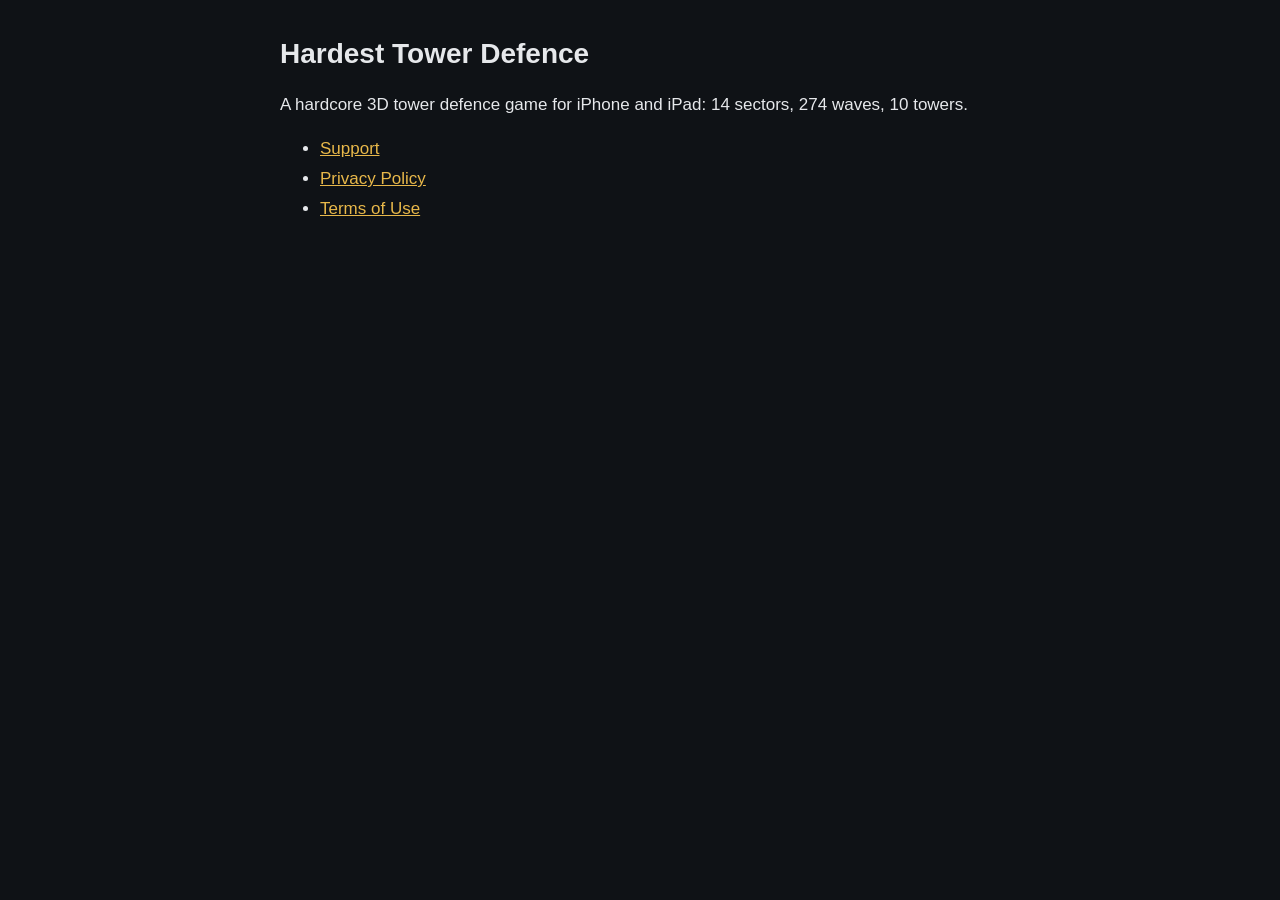
<file: index.html>
<!DOCTYPE html>
<html lang="en">
<head>
<meta charset="utf-8">
<meta name="viewport" content="width=device-width, initial-scale=1">
<title>Hardest Tower Defence</title>
<link rel="stylesheet" href="style.css">
</head>
<body>
<main>
<h1>Hardest Tower Defence</h1>
<p>A hardcore 3D tower defence game for iPhone and iPad: 14 sectors, 274 waves, 10 towers.</p>
<ul>
<li><a href="support.html">Support</a></li>
<li><a href="privacy.html">Privacy Policy</a></li>
<li><a href="https://www.apple.com/legal/internet-services/itunes/dev/stdeula/">Terms of Use</a></li>
</ul>
</main>
</body>
</html>
</file>
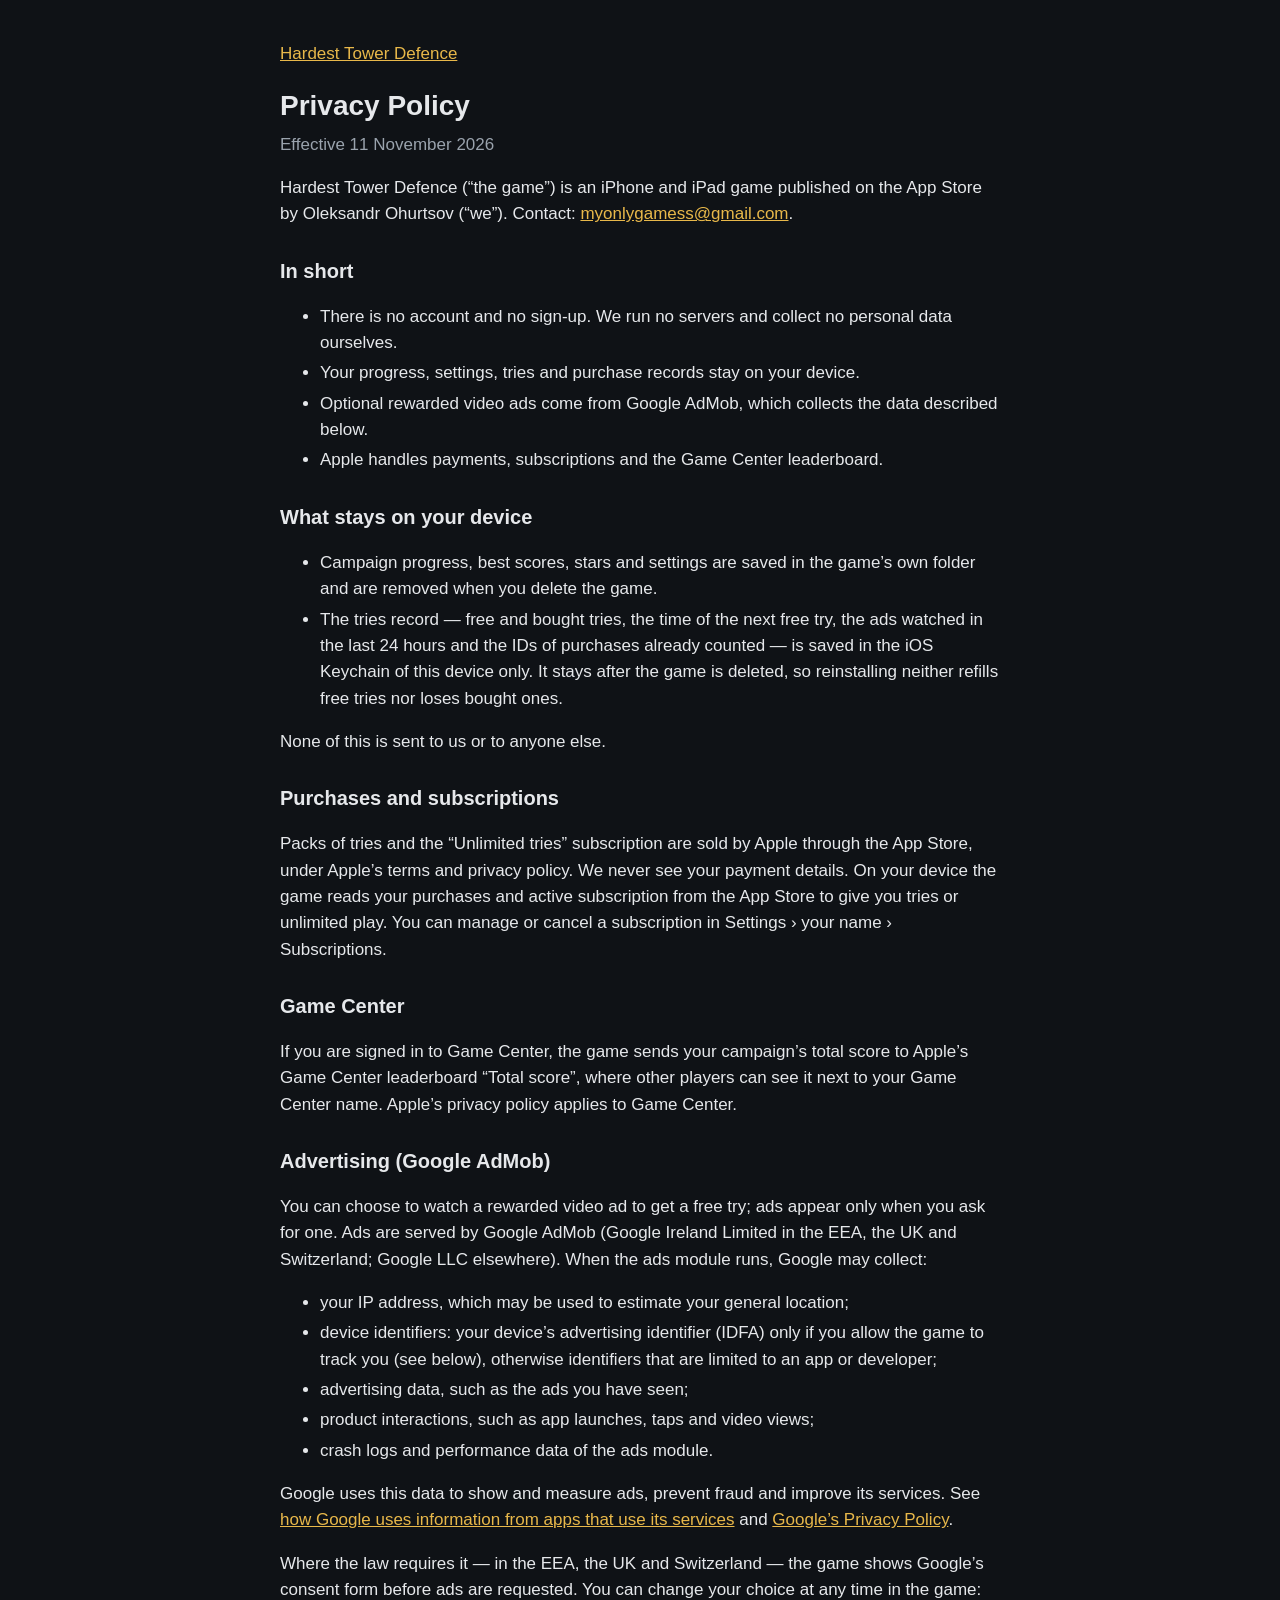
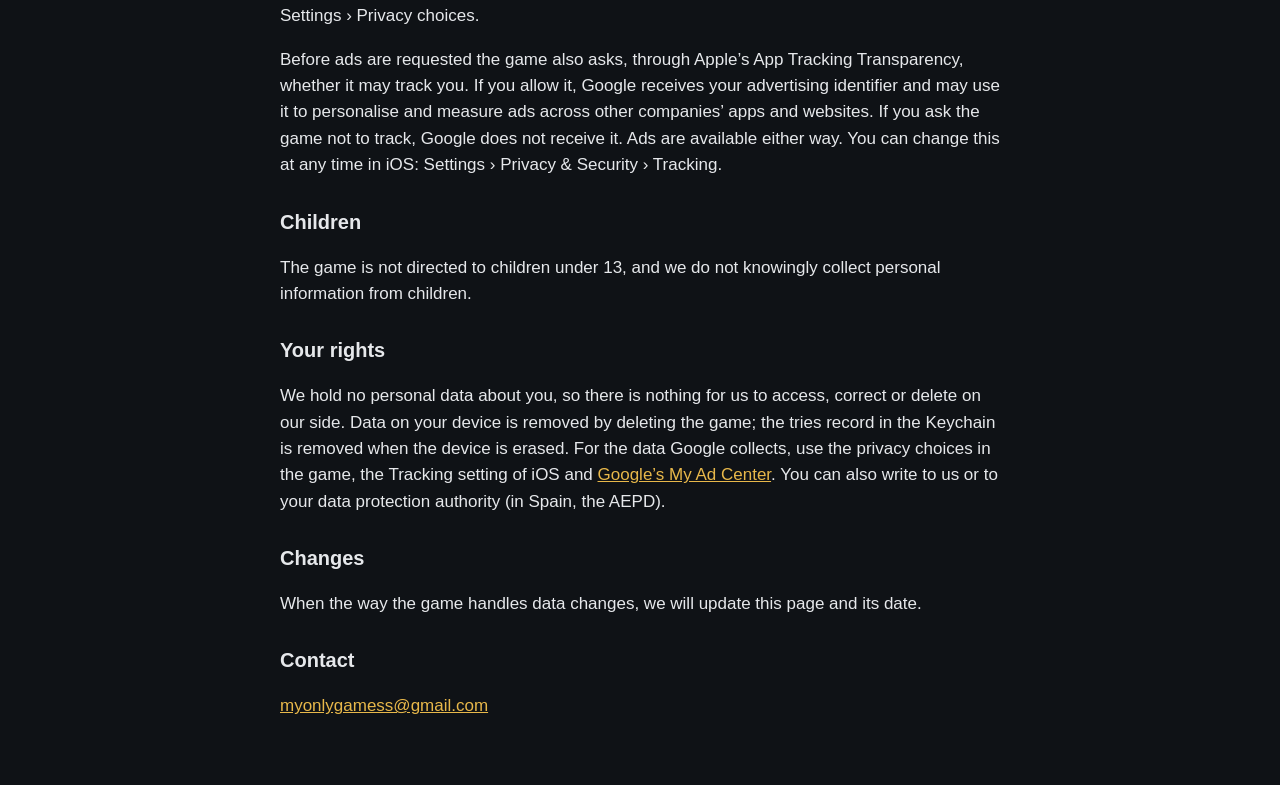
<file: privacy.html>
<!DOCTYPE html>
<html lang="en">
<head>
<meta charset="utf-8">
<meta name="viewport" content="width=device-width, initial-scale=1">
<title>Hardest Tower Defence — Privacy Policy</title>
<link rel="stylesheet" href="style.css">
</head>
<body>
<main>
<p><a href="./">Hardest Tower Defence</a></p>
<h1>Privacy Policy</h1>
<p class="date">Effective 11 November 2026</p>

<p>Hardest Tower Defence (“the game”) is an iPhone and iPad game published on the App Store by Oleksandr
Ohurtsov (“we”). Contact: <a href="mailto:myonlygamess@gmail.com">myonlygamess@gmail.com</a>.</p>

<h2>In short</h2>
<ul>
<li>There is no account and no sign-up. We run no servers and collect no personal data ourselves.</li>
<li>Your progress, settings, tries and purchase records stay on your device.</li>
<li>Optional rewarded video ads come from Google AdMob, which collects the data described below.</li>
<li>Apple handles payments, subscriptions and the Game Center leaderboard.</li>
</ul>

<h2>What stays on your device</h2>
<ul>
<li>Campaign progress, best scores, stars and settings are saved in the game’s own folder and are removed
when you delete the game.</li>
<li>The tries record — free and bought tries, the time of the next free try, the ads watched in the last
24 hours and the IDs of purchases already counted — is saved in the iOS Keychain of this device only. It
stays after the game is deleted, so reinstalling neither refills free tries nor loses bought ones.</li>
</ul>
<p>None of this is sent to us or to anyone else.</p>

<h2>Purchases and subscriptions</h2>
<p>Packs of tries and the “Unlimited tries” subscription are sold by Apple through the App Store, under
Apple’s terms and privacy policy. We never see your payment details. On your device the game reads your
purchases and active subscription from the App Store to give you tries or unlimited play. You can manage or
cancel a subscription in Settings › your name › Subscriptions.</p>

<h2>Game Center</h2>
<p>If you are signed in to Game Center, the game sends your campaign’s total score to Apple’s Game Center
leaderboard “Total score”, where other players can see it next to your Game Center name. Apple’s privacy
policy applies to Game Center.</p>

<h2>Advertising (Google AdMob)</h2>
<p>You can choose to watch a rewarded video ad to get a free try; ads appear only when you ask for one. Ads
are served by Google AdMob (Google Ireland Limited in the EEA, the UK and Switzerland; Google LLC
elsewhere). When the ads module runs, Google may collect:</p>
<ul>
<li>your IP address, which may be used to estimate your general location;</li>
<li>device identifiers: your device’s advertising identifier (IDFA) only if you allow the game to track you
(see below), otherwise identifiers that are limited to an app or developer;</li>
<li>advertising data, such as the ads you have seen;</li>
<li>product interactions, such as app launches, taps and video views;</li>
<li>crash logs and performance data of the ads module.</li>
</ul>
<p>Google uses this data to show and measure ads, prevent fraud and improve its services. See
<a href="https://policies.google.com/technologies/partner-sites">how Google uses information from apps that
use its services</a> and <a href="https://policies.google.com/privacy">Google’s Privacy Policy</a>.</p>
<p>Where the law requires it — in the EEA, the UK and Switzerland — the game shows Google’s consent form
before ads are requested. You can change your choice at any time in the game: Settings › Privacy choices.</p>
<p>Before ads are requested the game also asks, through Apple’s App Tracking Transparency, whether it may track
you. If you allow it, Google receives your advertising identifier and may use it to personalise and measure ads
across other companies’ apps and websites. If you ask the game not to track, Google does not receive it. Ads
are available either way. You can change this at any time in iOS: Settings › Privacy &amp; Security ›
Tracking.</p>

<h2>Children</h2>
<p>The game is not directed to children under 13, and we do not knowingly collect personal information from
children.</p>

<h2>Your rights</h2>
<p>We hold no personal data about you, so there is nothing for us to access, correct or delete on our side.
Data on your device is removed by deleting the game; the tries record in the Keychain is removed when the
device is erased. For the data Google collects, use the privacy choices in the game, the Tracking setting of
iOS and <a href="https://myadcenter.google.com/">Google’s My Ad Center</a>. You can also write to us or to your data
protection authority (in Spain, the AEPD).</p>

<h2>Changes</h2>
<p>When the way the game handles data changes, we will update this page and its date.</p>

<h2>Contact</h2>
<p><a href="mailto:myonlygamess@gmail.com">myonlygamess@gmail.com</a></p>
</main>
</body>
</html>
</file>
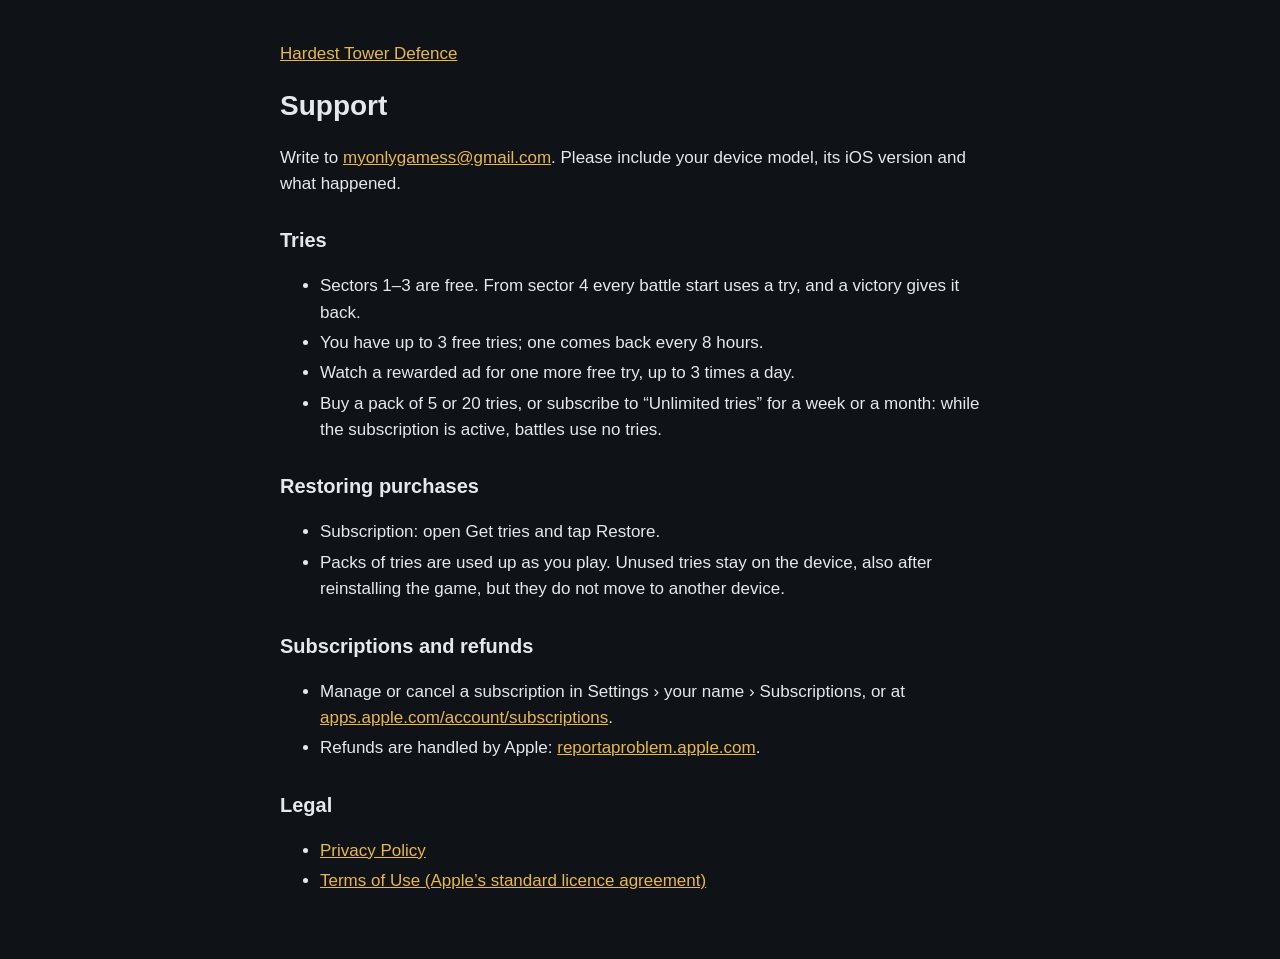
<file: support.html>
<!DOCTYPE html>
<html lang="en">
<head>
<meta charset="utf-8">
<meta name="viewport" content="width=device-width, initial-scale=1">
<title>Hardest Tower Defence — Support</title>
<link rel="stylesheet" href="style.css">
</head>
<body>
<main>
<p><a href="./">Hardest Tower Defence</a></p>
<h1>Support</h1>

<p>Write to <a href="mailto:myonlygamess@gmail.com">myonlygamess@gmail.com</a>. Please include your device
model, its iOS version and what happened.</p>

<h2>Tries</h2>
<ul>
<li>Sectors 1–3 are free. From sector 4 every battle start uses a try, and a victory gives it back.</li>
<li>You have up to 3 free tries; one comes back every 8 hours.</li>
<li>Watch a rewarded ad for one more free try, up to 3 times a day.</li>
<li>Buy a pack of 5 or 20 tries, or subscribe to “Unlimited tries” for a week or a month: while the
subscription is active, battles use no tries.</li>
</ul>

<h2>Restoring purchases</h2>
<ul>
<li>Subscription: open Get tries and tap Restore.</li>
<li>Packs of tries are used up as you play. Unused tries stay on the device, also after reinstalling the
game, but they do not move to another device.</li>
</ul>

<h2>Subscriptions and refunds</h2>
<ul>
<li>Manage or cancel a subscription in Settings › your name › Subscriptions, or at
<a href="https://apps.apple.com/account/subscriptions">apps.apple.com/account/subscriptions</a>.</li>
<li>Refunds are handled by Apple: <a href="https://reportaproblem.apple.com/">reportaproblem.apple.com</a>.</li>
</ul>

<h2>Legal</h2>
<ul>
<li><a href="privacy.html">Privacy Policy</a></li>
<li><a href="https://www.apple.com/legal/internet-services/itunes/dev/stdeula/">Terms of Use (Apple’s standard
licence agreement)</a></li>
</ul>
</main>
</body>
</html>
</file>
<file: style.css>
body {
  margin: 0;
  background: #0f1216;
  color: #e6e8eb;
  font: 17px/1.55 -apple-system, BlinkMacSystemFont, "Segoe UI", Roboto, sans-serif;
}
main {
  max-width: 720px;
  margin: 0 auto;
  padding: 24px 20px 48px;
}
h1 { font-size: 28px; margin: 8px 0 4px; }
h2 { font-size: 20px; margin: 28px 0 8px; }
a { color: #e8b84a; }
.date { color: #9aa3ad; margin-top: 0; }
li { margin: 4px 0; }
</file>
